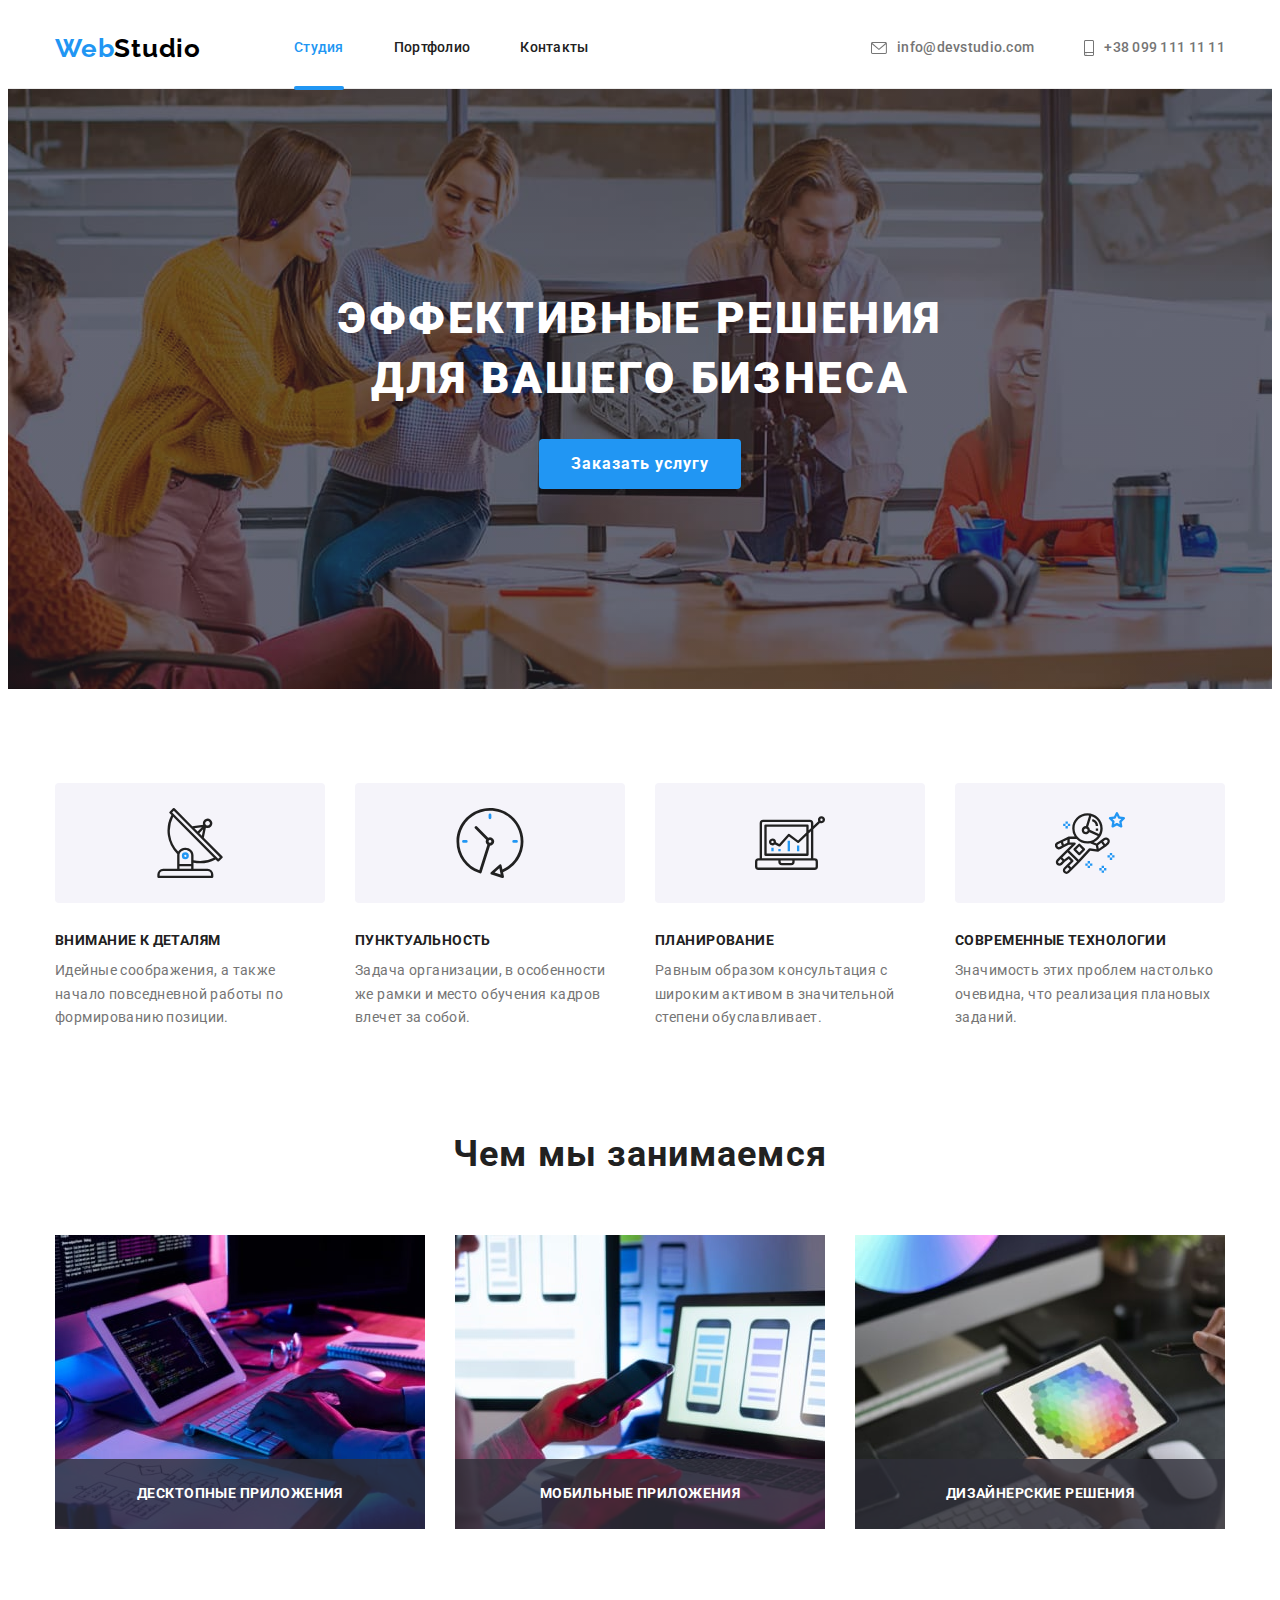
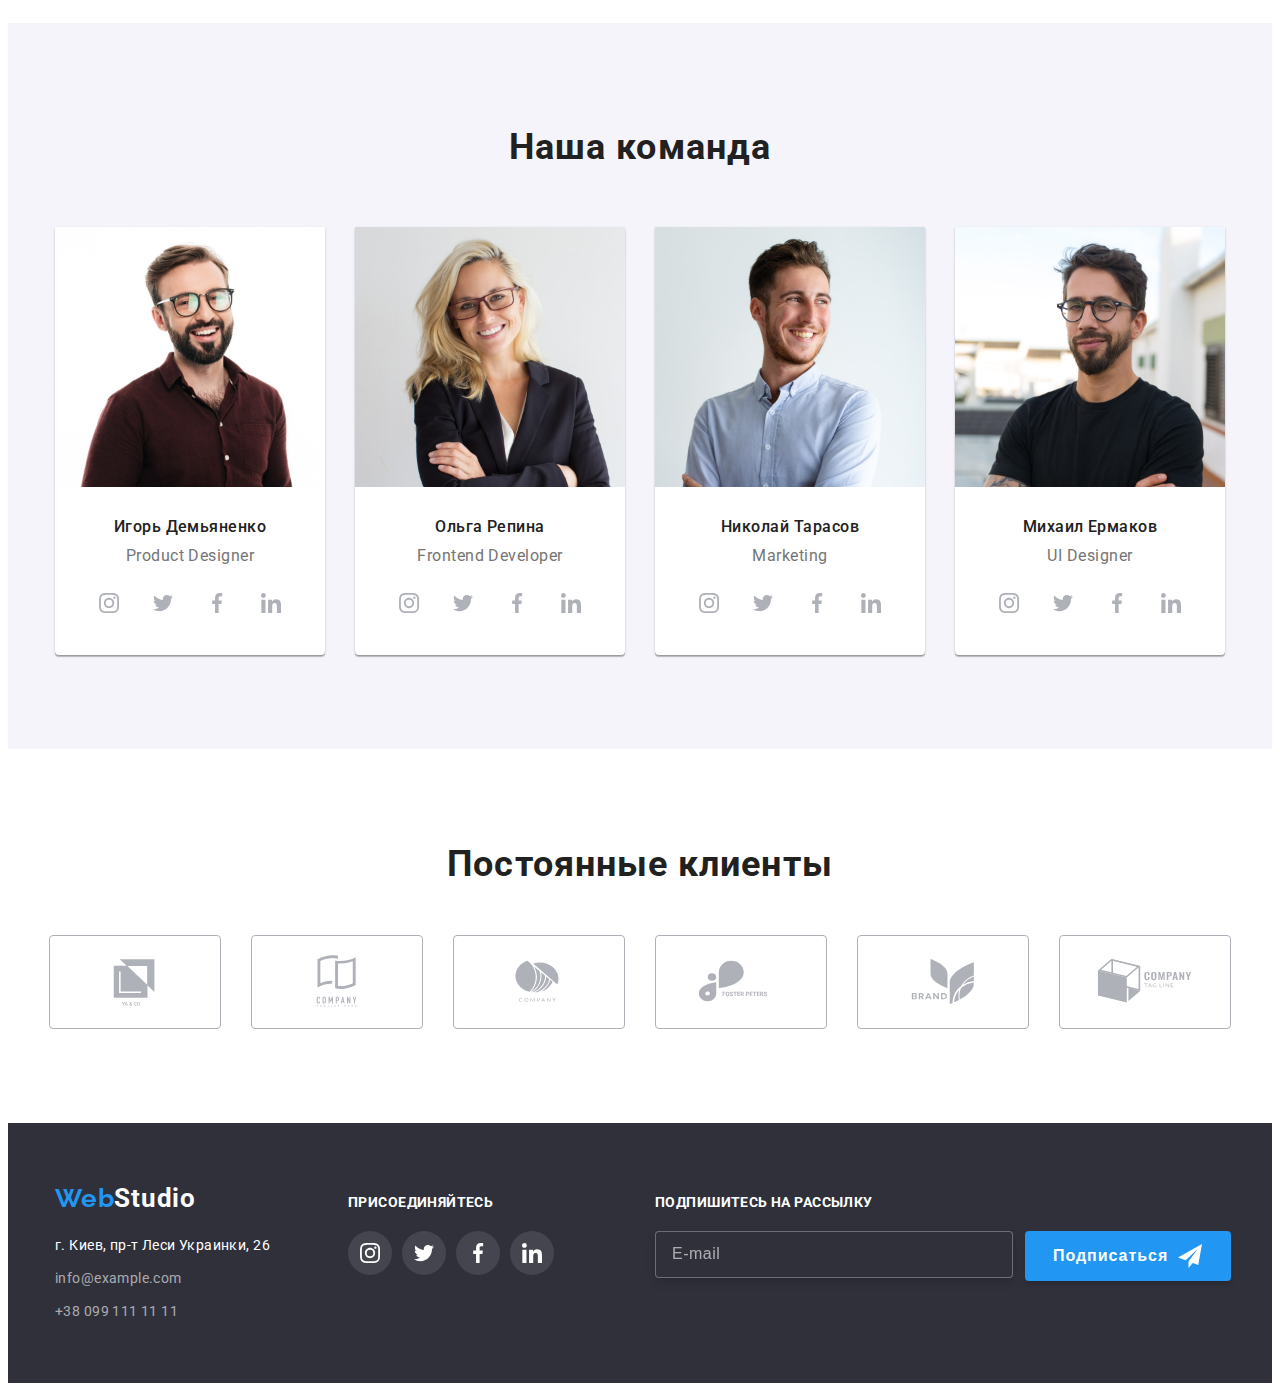
<file: index.html>
<!DOCTYPE html>
<html lang="ru">
  <head>
    <meta charset="UTF-8" />
    <meta http-equiv="X-UA-Compatible" content="IE=edge" />
    <meta name="viewport" content="width=device-width, initial-scale=1.0" />
    <title>Document</title>
    <link rel="preconnect" href="https://fonts.googleapis.com" />
    <link rel="preconnect" href="https://fonts.gstatic.com" crossorigin />
    <link
      href="https://fonts.googleapis.com/css2?family=Raleway:wght@700&family=Roboto:wght@400;500;700;900&display=swap"
      rel="stylesheet"
    />
    <link
      rel="stylesheet"
      href="https://cdnjs.cloudflare.com/ajax/libs/modern-normalize/1.1.0/modern-normalize.min.css"
      integrity="sha512-wpPYUAdjBVSE4KJnH1VR1HeZfpl1ub8YT/NKx4PuQ5NmX2tKuGu6U/JRp5y+Y8XG2tV+wKQpNHVUX03MfMFn9Q=="
      crossorigin="anonymous"
      referrerpolicy="no-referrer"
    />
    <link rel="stylesheet" href="./css/main.css" />
  </head>
  <body>
    <!-- header -->
    <header class="header">
      <div class="container header-main">
        <a class="header-logo-secondary link" href="./index.html"
          ><span class="header-logo-main">Web</span>Studio</a
        >
        <nav class="header-navigation">
          <ul class="header-list list">
            <li class="header-item">
              <a class="header-link priority link" href="./index.html">Студия</a>
            </li>
            <li class="header-item">
              <a class="header-link link" href="./portfolio.html">Портфолио</a>
            </li>
            <li class="header-item"><a class="header-link link" href="">Контакты</a></li>
          </ul>
        </nav>
        <ul class="header-contacts list">
          <li class="item">
            <a class="header-mail link" href="mailto:info@devstudio.com">
              <svg class="header-contacts-icon svg-aktiv" width="16" height="12">
                <use href="./images/symbol-defs.svg#icon-mail"></use>
              </svg>
              info@devstudio.com</a
            >
          </li>
          <li class="item">
            <a class="header-tel link" href="tel:+380991111111">
              <svg class="header-contacts-icon svg-aktiv" width="10" height="16">
                <use href="./images/symbol-defs.svg#icon-smartphone"></use>
              </svg>
              +38 099 111 11 11</a
            >
          </li>
        </ul>
      </div>
    </header>
    <main>
      <!-- герой -->
      <section class="hero">
        <h1 class="hero-title">Эффективные решения для вашего бизнеса</h1>
        <button data-modal-open class="hero-btn" type="button">Заказать услугу</button>
      </section>
      <!-- особености -->
      <section class="dignity section">
        <div class="container">
          <h2 hidden>особености</h2>
          <ul class="dignity-list list">
            <li class="dignity-item">
              <div class="thumb">
                <svg class="dignity-item-icon svg" width="70" height="70">
                  <use href="./images/symbol-defs.svg#icon-antenna"></use>
                </svg>
              </div>
              <h3 class="dignity-title">Внимание к деталям</h3>
              <p class="dignity-text">
                Идейные соображения, а также начало повседневной работы по формированию позиции.
              </p>
            </li>
            <li class="dignity-item">
              <div class="thumb">
                <svg class="dignity-item-icon svg" width="70" height="70">
                  <use href="./images/symbol-defs.svg#icon-clock"></use>
                </svg>
              </div>
              <h3 class="dignity-title">Пунктуальность</h3>
              <p class="dignity-text">
                Задача организации, в особенности же рамки и место обучения кадров влечет за собой.
              </p>
            </li>
            <li class="dignity-item">
              <div class="thumb">
                <svg class="dignity-item-icon svg" width="70" height="70">
                  <use href="./images/symbol-defs.svg#icon-diagram"></use>
                </svg>
              </div>
              <h3 class="dignity-title">Планирование</h3>
              <p class="dignity-text">
                Равным образом консультация с широким активом в значительной степени обуславливает.
              </p>
            </li>
            <li class="dignity-item">
              <div class="thumb">
                <svg class="dignity-item-icon svg" width="70" height="70">
                  <use href="./images/symbol-defs.svg#icon-astronaut"></use>
                </svg>
              </div>
              <h3 class="dignity-title">Современные технологии</h3>
              <p class="dignity-text">
                Значимость этих проблем настолько очевидна, что реализация плановых заданий.
              </p>
            </li>
          </ul>
        </div>
      </section>
      <!-- Чем мы занимаемся -->
      <section class="doing section">
        <div class="container">
          <h2 class="doing-title">Чем мы занимаемся</h2>
          <ul class="doing-list list">
            <li class="doing-item">
              <img
                class="doing-img"
                src="./images/img1.jpg"
                alt="набор алгоритма на компьютере"
                width="370"
                height="294"
              />
              <div class="box-img">
                <p class="doing-img-text">Десктопные приложения</p>
              </div>
            </li>
            <li class="doing-item">
              <img
                class="doing-img"
                src="./images/img2.jpg"
                alt="разработка мобильного приложения"
                width="370"
                height="294"
              />
              <div class="box-img">
                <p class="doing-img-text">Мобильные приложения</p>
              </div>
            </li>
            <li class="doing-item">
              <img
                class="doing-img"
                src="./images/img3.jpg"
                alt="дизайн на планшете"
                width="370"
                height="294"
              />
              <div class="box-img">
                <p class="doing-img-text">Дизайнерские решения</p>
              </div>
            </li>
          </ul>
        </div>
      </section>
      <!-- Наша команда -->
      <section class="command section">
        <div class="container">
          <h2 class="command-title">Наша команда</h2>
          <ul class="command-list list">
            <li class="command-item">
              <img
                class="command-item-img"
                src="./images/photo1.jpg "
                alt="Игорь Демьяненко"
                width="270"
                height="260"
              />
              <div class="command-item-box">
                <h3 class="command-item-title">Игорь Демьяненко</h3>
                <p class="command-item-text" lang="en">Product Designer</p>
                <ul class="command-contacts-list">
                  <li class="command-contacts-item">
                    <div class="command-thumb-icon">
                      <a
                        target="_blank"
                        class="command-thumb-link"
                        href="https://www.instagram.com"
                      >
                        <svg class="command-item-icon svg" width="20" height="20">
                          <use href="./images/symbol-defs.svg#icon-instagram"></use>
                        </svg>
                      </a>
                    </div>
                  </li>
                  <li class="command-contacts-item">
                    <div class="command-thumb-icon">
                      <a target="_blank" class="command-thumb-link" href="https://twitter.com">
                        <svg class="command-item-icon svg" width="20" height="20">
                          <use href="./images/symbol-defs.svg#icon-twitter"></use>
                        </svg>
                      </a>
                    </div>
                  </li>
                  <li class="command-contacts-item">
                    <div class="command-thumb-icon">
                      <a target="_blank" class="command-thumb-link" href="https://www.facebook.com">
                        <svg class="command-item-icon svg" width="20" height="20">
                          <use href="./images/symbol-defs.svg#icon-facebook"></use>
                        </svg>
                      </a>
                    </div>
                  </li>
                  <li class="command-contacts-item">
                    <div class="command-thumb-icon">
                      <a
                        target="_blank"
                        class="command-thumb-link"
                        href="https://www.instagram.com"
                      >
                        <svg class="command-item-icon svg" width="20" height="20">
                          <use href="./images/symbol-defs.svg#icon-linkedin"></use>
                        </svg>
                      </a>
                    </div>
                  </li>
                </ul>
              </div>
            </li>
            <li class="command-item">
              <img
                class="command-item-img"
                src="./images/photo2.jpg "
                alt="Ольга Репина"
                width="270"
                height="260"
              />
              <div class="command-item-box">
                <h3 class="command-item-title">Ольга Репина</h3>
                <p class="command-item-text" lang="en">Frontend Developer</p>
                <ul class="command-contacts-list">
                  <li class="command-contacts-item">
                    <div class="command-thumb-icon">
                      <a
                        target="_blank"
                        class="command-thumb-link"
                        href="https://www.instagram.com"
                      >
                        <svg class="command-item-icon svg" width="20" height="20">
                          <use href="./images/symbol-defs.svg#icon-instagram"></use>
                        </svg>
                      </a>
                    </div>
                  </li>
                  <li class="command-contacts-item">
                    <div class="command-thumb-icon">
                      <a target="_blank" class="command-thumb-link" href="https://twitter.com">
                        <svg class="command-item-icon svg" width="20" height="20">
                          <use href="./images/symbol-defs.svg#icon-twitter"></use>
                        </svg>
                      </a>
                    </div>
                  </li>
                  <li class="command-contacts-item">
                    <div class="command-thumb-icon">
                      <a target="_blank" class="command-thumb-link" href="https://www.facebook.com">
                        <svg class="command-item-icon svg" width="20" height="20">
                          <use href="./images/symbol-defs.svg#icon-facebook"></use>
                        </svg>
                      </a>
                    </div>
                  </li>
                  <li class="command-contacts-item">
                    <div class="command-thumb-icon">
                      <a
                        target="_blank"
                        class="command-thumb-link"
                        href="https://www.instagram.com"
                      >
                        <svg class="command-item-icon svg" width="20" height="20">
                          <use href="./images/symbol-defs.svg#icon-linkedin"></use>
                        </svg>
                      </a>
                    </div>
                  </li>
                </ul>
              </div>
            </li>
            <li class="command-item">
              <img
                class="command-item-img"
                src="./images/photo3.jpg "
                alt="Николай Тарасов"
                width="270"
                height="260"
              />
              <div class="command-item-box">
                <h3 class="command-item-title">Николай Тарасов</h3>
                <p class="command-item-text" lang="en">Marketing</p>
                <ul class="command-contacts-list">
                  <li class="command-contacts-item">
                    <div class="command-thumb-icon">
                      <a
                        target="_blank"
                        class="command-thumb-link"
                        href="https://www.instagram.com"
                      >
                        <svg class="command-item-icon svg" width="20" height="20">
                          <use href="./images/symbol-defs.svg#icon-instagram"></use>
                        </svg>
                      </a>
                    </div>
                  </li>
                  <li class="command-contacts-item">
                    <div class="command-thumb-icon">
                      <a target="_blank" class="command-thumb-link" href="https://twitter.com">
                        <svg class="command-item-icon svg" width="20" height="20">
                          <use href="./images/symbol-defs.svg#icon-twitter"></use>
                        </svg>
                      </a>
                    </div>
                  </li>
                  <li class="command-contacts-item">
                    <div class="command-thumb-icon">
                      <a target="_blank" class="command-thumb-link" href="https://www.facebook.com">
                        <svg class="command-item-icon svg" width="20" height="20">
                          <use href="./images/symbol-defs.svg#icon-facebook"></use>
                        </svg>
                      </a>
                    </div>
                  </li>
                  <li class="command-contacts-item">
                    <div class="command-thumb-icon">
                      <a
                        target="_blank"
                        class="command-thumb-link"
                        href="https://www.instagram.com"
                      >
                        <svg class="command-item-icon svg" width="20" height="20">
                          <use href="./images/symbol-defs.svg#icon-linkedin"></use>
                        </svg>
                      </a>
                    </div>
                  </li>
                </ul>
              </div>
            </li>
            <li class="command-item">
              <img
                class="command-item-img"
                src="./images/photo4.jpg "
                alt="Михаил Ермаков"
                width="270"
                height="260"
              />
              <div class="command-item-box">
                <h3 class="command-item-title">Михаил Ермаков</h3>
                <p class="command-item-text" lang="en">UI Designer</p>
                <ul class="command-contacts-list">
                  <li class="command-contacts-item">
                    <div class="command-thumb-icon">
                      <a
                        target="_blank"
                        class="command-thumb-link"
                        href="https://www.instagram.com"
                      >
                        <svg class="command-item-icon svg" width="20" height="20">
                          <use href="./images/symbol-defs.svg#icon-instagram"></use>
                        </svg>
                      </a>
                    </div>
                  </li>
                  <li class="command-contacts-item">
                    <div class="command-thumb-icon">
                      <a target="_blank" class="command-thumb-link" href="https://twitter.com">
                        <svg class="command-item-icon svg" width="20" height="20">
                          <use href="./images/symbol-defs.svg#icon-twitter"></use>
                        </svg>
                      </a>
                    </div>
                  </li>
                  <li class="command-contacts-item">
                    <div class="command-thumb-icon">
                      <a target="_blank" class="command-thumb-link" href="https://www.facebook.com">
                        <svg class="command-item-icon svg" width="20" height="20">
                          <use href="./images/symbol-defs.svg#icon-facebook"></use>
                        </svg>
                      </a>
                    </div>
                  </li>
                  <li class="command-contacts-item">
                    <div class="command-thumb-icon">
                      <a
                        target="_blank"
                        class="command-thumb-link"
                        href="https://www.instagram.com"
                      >
                        <svg class="command-item-icon svg" width="20" height="20">
                          <use href="./images/symbol-defs.svg#icon-linkedin"></use>
                        </svg>
                      </a>
                    </div>
                  </li>
                </ul>
              </div>
            </li>
          </ul>
        </div>
      </section>
      <!-- Постоянные клиенты -->
      <section class="section">
        <div class="container">
          <h2 class="clients-title">Постоянные клиенты</h2>
          <ul class="clients-list">
            <li class="clients-item">
              <a target="_blank" href="" class="clients-link">
                <svg class="clients-logo" width="106" height="60">
                  <use href="./images/symbol-defs.svg#icon-logo1"></use>
                </svg>
              </a>
            </li>
            <li class="clients-item">
              <a target="_blank" href="" class="clients-link">
                <svg class="clients-logo" width="106" height="60">
                  <use href="./images/symbol-defs.svg#icon-logo2"></use>
                </svg>
              </a>
            </li>
            <li class="clients-item">
              <a target="_blank" href="" class="clients-link">
                <svg class="clients-logo" width="106" height="60">
                  <use href="./images/symbol-defs.svg#icon-logo3"></use>
                </svg>
              </a>
            </li>
            <li class="clients-item">
              <a target="_blank" href="" class="clients-link">
                <svg class="clients-logo" width="106" height="60">
                  <use href="./images/symbol-defs.svg#icon-logo4"></use>
                </svg>
              </a>
            </li>
            <li class="clients-item">
              <a target="_blank" href="" class="clients-link">
                <svg class="clients-logo" width="106" height="60">
                  <use href="./images/symbol-defs.svg#icon-logo5"></use>
                </svg>
              </a>
            </li>
            <li class="clients-item">
              <a target="_blank" href="" class="clients-link">
                <svg class="clients-logo" width="106" height="60">
                  <use href="./images/symbol-defs.svg#icon-logo6"></use>
                </svg>
              </a>
            </li>
          </ul>
        </div>
      </section>
    </main>
    <!-- footer -->
    <footer class="footer">
      <div class="footer-cont container">
        <div class="footer-address">
          <a class="footer-logo-secondary link" href="./index.html"
            ><span class="footer-logo-main">Web</span>Studio</a
          >
          <ul class="footer-list list">
            <li class="footer-item">
              <a
                target="_blank"
                class="footer-link link"
                href="https://goo.gl/maps/hm23kZoBvh1uXd2n6"
                target="_blank"
                rel="noopener noreferrer"
                >г. Киев, пр-т Леси Украинки, 26</a
              >
            </li>
            <li class="footer-item">
              <a class="footer-mail link" href="mailto:info@example.com">info@example.com</a>
            </li>
            <li class="footer-item">
              <a class="footer-tel link" href="tel:+380991111111">+38 099 111 11 11</a>
            </li>
          </ul>
        </div>
        <div class="footer-social">
          <h3 class="footer-social-title">присоединяйтесь</h3>
          <ul class="footer-social-list">
            <li class="footer-social-item">
              <div class="footer-social-icon">
                <a target="_blank" class="footer-social-link" href="https://www.instagram.com">
                  <svg class="footer-social-icon svg" width="20" height="20">
                    <use href="./images/symbol-defs.svg#icon-instagram"></use>
                  </svg>
                </a>
              </div>
            </li>
            <li class="footer-social-item">
              <div class="footer-social-icon">
                <a target="_blank" class="footer-social-link" href="https://twitter.com">
                  <svg class="footer-social-icon svg" width="20" height="20">
                    <use href="./images/symbol-defs.svg#icon-twitter"></use>
                  </svg>
                </a>
              </div>
            </li>
            <li class="footer-social-item">
              <div class="footer-social-icon">
                <a target="_blank" class="footer-social-link" href="https://www.facebook.com">
                  <svg class="footer-social-icon svg" width="20" height="20">
                    <use href="./images/symbol-defs.svg#icon-facebook"></use>
                  </svg>
                </a>
              </div>
            </li>
            <li class="footer-social-item">
              <div class="footer-social-icon">
                <a target="_blank" class="footer-social-link" href="https://www.instagram.com">
                  <svg class="footer-social-icon svg" width="20" height="20">
                    <use href="./images/symbol-defs.svg#icon-linkedin"></use>
                  </svg>
                </a>
              </div>
            </li>
          </ul>
        </div>
        <form action="Подписка">
          <div class="footer-form">
            <h3 class="footer-form-title">Подпишитесь на рассылку</h3>
            <div class="subscribe">
              <label for="mail" for="mail">
                <input
                  class="footer-input"
                  type="email"
                  name="mail"
                  id="mail"
                  placeholder="E-mail"
                />
              </label>
              <button class="button-form" type="submit">
                Подписаться
                <svg class="button-icon" width="24" height="24">
                  <use href="./images/symbol-defs.svg#icon-send"></use>
                </svg>
              </button>
            </div>
          </div>
        </form>
      </div>
    </footer>
    <!-- Модальное окно -->
    <div class="backdrop is-hidden" data-modal>
      <div class="modal">
        <button type="button" class="modal-close" data-modal-close>
          <svg class="modal-close-icon" width="18" height="18">
            <use href="./images/symbol-defs.svg#icon-close"></use>
          </svg>
        </button>
        <form action="" class="modal-form">
          <p class="modal-title">Оставьте свои данные, мы вам перезвоним</p>
          <div class="form-field">
            <label class="form-label" for="name">Имя</label>
            <div class="for-position-icon">
              <input class="form-input" type="text" name="name" id="name" />
              <span class="form-icon">
                <svg class="icon-item" width="18" height="18">
                  <use href="./images/symbol-defs.svg#icon-person"></use>
                </svg>
              </span>
            </div>
          </div>
          <div class="form-field">
            <label class="form-label" for="tel">Телефон</label>
            <div class="for-position-icon">
              <input class="form-input" type="tel" name="tel" id="tel" />
              <span class="form-icon">
                <svg class="icon-item" width="18" height="18">
                  <use href="./images/symbol-defs.svg#icon-phone-modal"></use>
                </svg>
              </span>
            </div>
          </div>
          <div class="form-field">
            <label class="form-label" for="mail">Почта</label>
            <div class="for-position-icon">
              <input class="form-input" type="email" name="mail" id="mail" />
              <span class="form-icon">
                <svg class="icon-item" width="18" height="18">
                  <use href="./images/symbol-defs.svg#icon-email-modal"></use>
                </svg>
              </span>
            </div>
          </div>
          <div class="form-field">
            <label class="form-label" for="comment">Комментарий</label>
            <textarea
              class="form-input textarea"
              name="comment"
              id="comment"
              placeholder="Введите текст"
            ></textarea>
          </div>
          <div class="form-field">
            <label class="checkbox">
              <input class="checkbox-input" type="checkbox" name="overlay" />
              <svg class="icon-item chekbox-item" width="16" height="15">
                <use href="./images/symbol-defs.svg#icon-check"></use>
              </svg>
              <span class="chekbox-icon">
                Соглашаюсь с рассылкой и принимаю&nbsp;
                <a
                  class="chekbox-link link"
                  target="_blank"
                  href="./doc/Договор_об_оказании_услуг.docx"
                >
                  Условия договора</a
                >
              </span>
            </label>
          </div>
          <button class="form-button" type="submit">Отправить</button>
        </form>
      </div>
    </div>
    <script src="./js/modal.js"></script>
  </body>
</html>
</file>
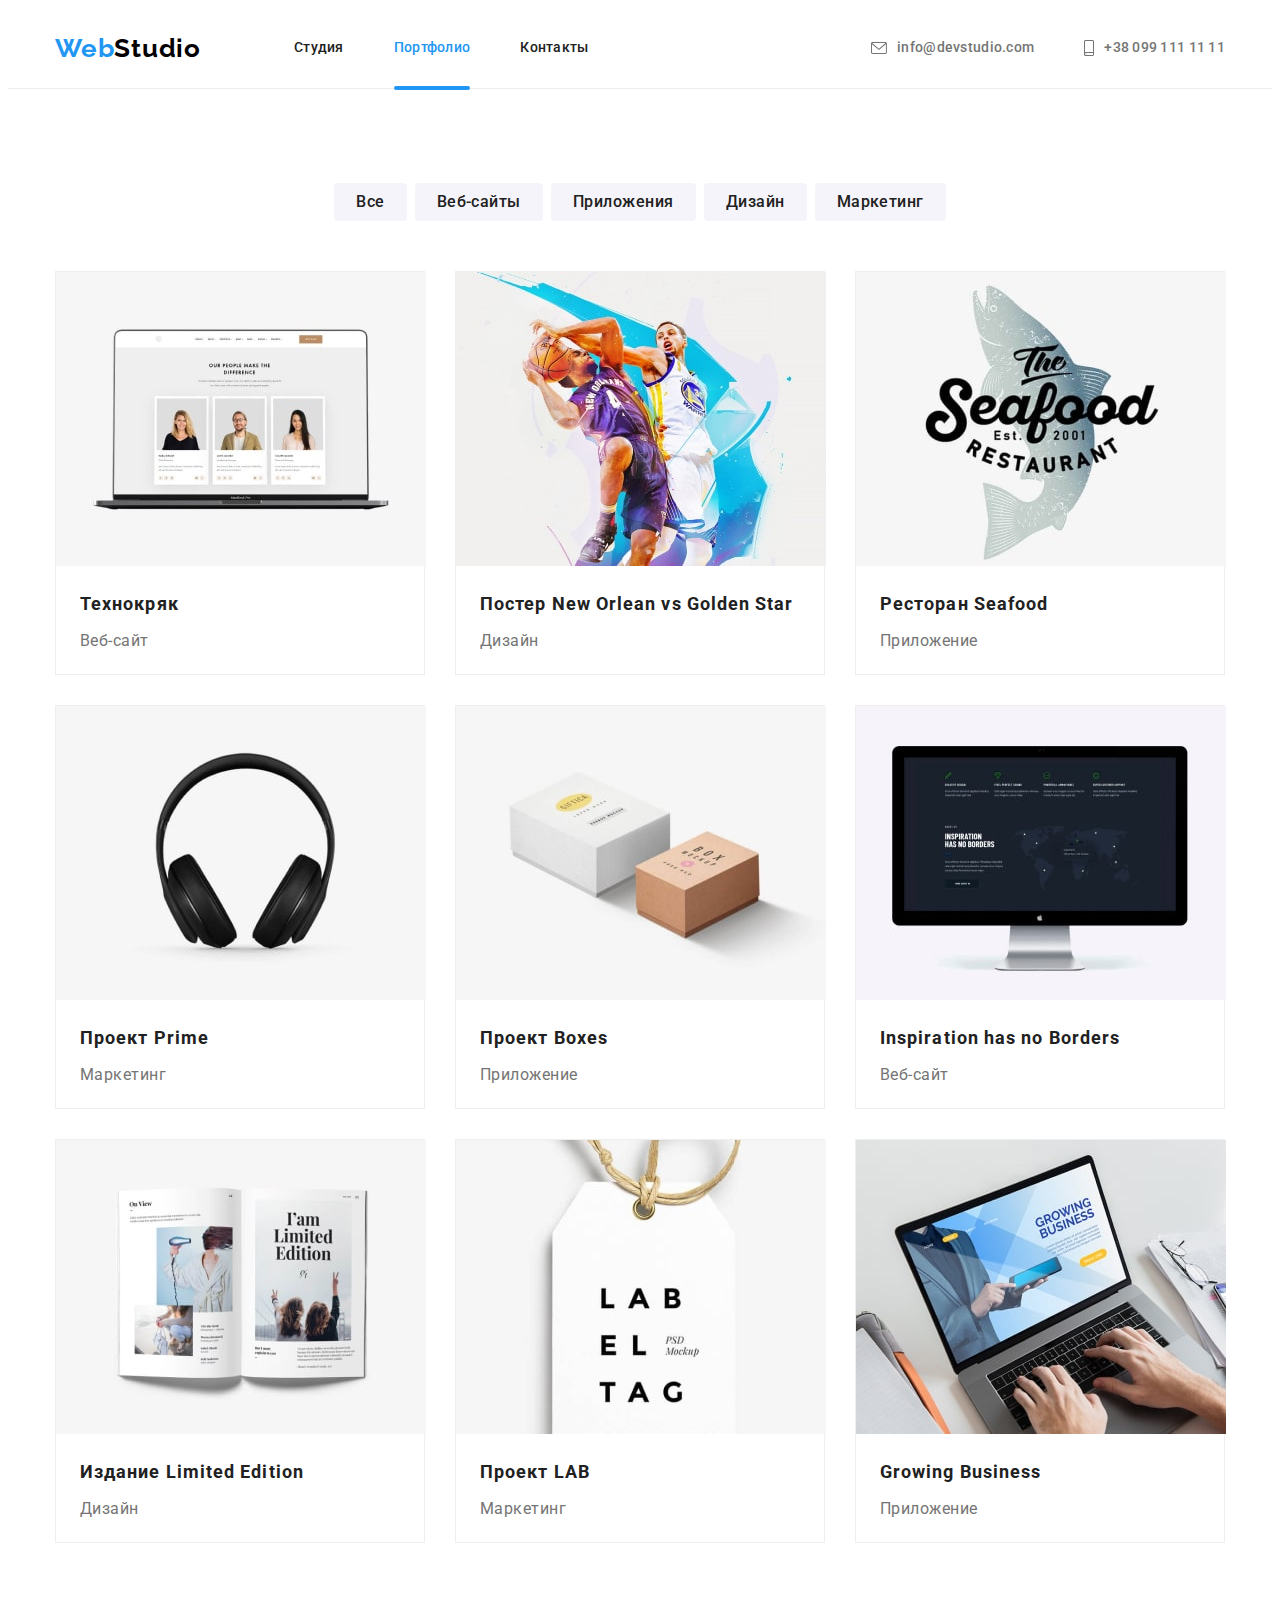
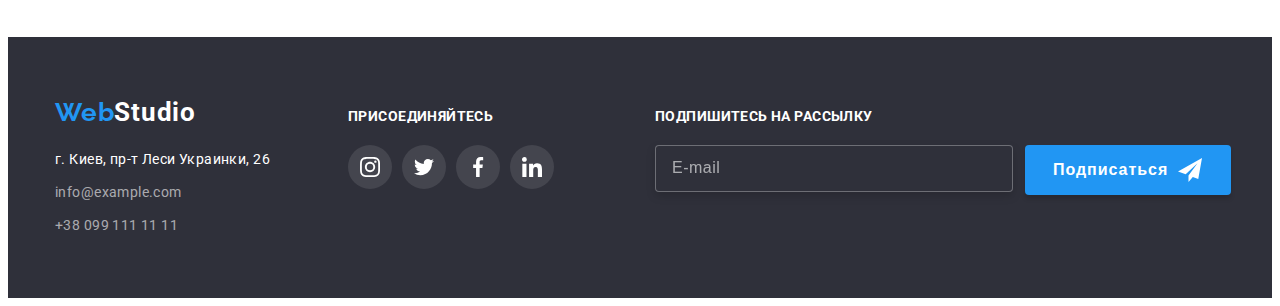
<file: portfolio.html>
<!DOCTYPE html>
<html lang="ru">
  <head>
    <meta charset="UTF-8" />
    <meta http-equiv="X-UA-Compatible" content="IE=edge" />
    <meta name="viewport" content="width=device-width, initial-scale=1.0" />
    <title>Document</title>
    <link rel="preconnect" href="https://fonts.googleapis.com" />
    <link rel="preconnect" href="https://fonts.gstatic.com" crossorigin />
    <link
      href="https://fonts.googleapis.com/css2?family=Raleway:wght@700&family=Roboto:wght@400;500;700;900&display=swap"
      rel="stylesheet"
    />
    <link
      rel="stylesheet"
      href="https://cdnjs.cloudflare.com/ajax/libs/modern-normalize/1.1.0/modern-normalize.min.css"
      integrity="sha512-wpPYUAdjBVSE4KJnH1VR1HeZfpl1ub8YT/NKx4PuQ5NmX2tKuGu6U/JRp5y+Y8XG2tV+wKQpNHVUX03MfMFn9Q=="
      crossorigin="anonymous"
      referrerpolicy="no-referrer"
    />
    <link rel="stylesheet" href="./css/styles.css" />
  </head>
  <body>
    <!-- header -->
    <header class="header">
      <div class="container header-main">
        <a class="header-logo-secondary link" href="./index.html"
          ><span class="header-logo-main">Web</span>Studio</a
        >
        <nav class="header-navigation">
          <ul class="header-list list">
            <li class="header-item">
              <a class="header-link link" href="./index.html">Студия</a>
            </li>
            <li class="header-item">
              <a class="header-link priority link" href="./portfolio.html">Портфолио</a>
            </li>
            <li class="header-item"><a class="header-link link" href="">Контакты</a></li>
          </ul>
        </nav>
        <ul class="header-contacts list">
          <li class="item">
            <a class="header-mail link" href="mailto:info@devstudio.com">
              <svg class="header-contacts-icon svg-aktiv" width="16" height="12">
                <use href="./images/symbol-defs.svg#icon-mail"></use>
              </svg>
              info@devstudio.com</a
            >
          </li>
          <li class="item">
            <a class="header-tel link" href="tel:+380991111111">
              <svg class="header-contacts-icon svg-aktiv" width="10" height="16">
                <use href="./images/symbol-defs.svg#icon-smartphone"></use>
              </svg>
              +38 099 111 11 11</a
            >
          </li>
        </ul>
      </div>
    </header>
    <main>
      <!-- портфолио -->
      <section class="portfolio section">
        <div class="container">
          <ul class="portfolio-filtr list">
            <li class="portfolio-filtr-item">
              <button type="button" class="portfolio-filtr-button">Все</button>
            </li>
            <li class="portfolio-filtr-item">
              <button type="button" class="portfolio-filtr-button">Веб-сайты</button>
            </li>
            <li class="portfolio-filtr-item">
              <button type="button" class="portfolio-filtr-button">Приложения</button>
            </li>
            <li class="portfolio-filtr-item">
              <button type="button" class="portfolio-filtr-button">Дизайн</button>
            </li>
            <li class="portfolio-filtr-item">
              <button type="button" class="portfolio-filtr-button">Маркетинг</button>
            </li>
          </ul>
          <ul class="works list">
            <li class="works-item link">
              <a class="link" href="">
                <div class="box-works-img">
                  <img
                    class="works-img"
                    src="./images/work1.jpg"
                    alt="Технокряк"
                    width="370"
                    height="294"
                  />
                  <div class="box-text-img">
                    <p class="text-img">
                      Технокряк это современная площадка распространения коронавируса. Компании
                      используют эту платформу для цифрового шпионажа и атак на защищённые сервера
                      конкурентов.
                    </p>
                  </div>
                </div>
                <div class="works-item-cont">
                  <h3 class="works-title">Технокряк</h3>
                  <p class="works-item-text">Веб-сайт</p>
                </div>
              </a>
            </li>
            <li class="works-item">
              <a class="link" href="">
                <div class="box-works-img">
                  <img
                    class="works-img"
                    src="./images/work2.jpg"
                    alt="Постер New Orlean vs Golden Star"
                    width="370"
                    height="294"
                  />
                  <div class="box-text-img">
                    <p class="text-img">
                      Технокряк это современная площадка распространения коронавируса. Компании
                      используют эту платформу для цифрового шпионажа и атак на защищённые сервера
                      конкурентов.
                    </p>
                  </div>
                </div>
                <div class="works-item-cont">
                  <h3 class="works-title">Постер New Orlean vs Golden Star</h3>
                  <p class="works-item-text">Дизайн</p>
                </div>
              </a>
            </li>
            <li class="works-item">
              <a class="link" href="">
                <div class="box-works-img">
                  <img
                    class="works-img"
                    src="./images/work3.jpg"
                    alt="Ресторан Seafood"
                    width="370"
                    height="294"
                  />
                  <div class="box-text-img">
                    <p class="text-img">
                      Технокряк это современная площадка распространения коронавируса. Компании
                      используют эту платформу для цифрового шпионажа и атак на защищённые сервера
                      конкурентов.
                    </p>
                  </div>
                </div>
                <div class="works-item-cont">
                  <h3 class="works-title">Ресторан Seafood</h3>
                  <p class="works-item-text">Приложение</p>
                </div>
              </a>
            </li>
            <li class="works-item">
              <a class="link" href="">
                <div class="box-works-img">
                  <img
                    class="works-img"
                    src="./images/work4.jpg"
                    alt="Проект Prime"
                    width="370"
                    height="294"
                  />
                  <div class="box-text-img">
                    <p class="text-img">
                      Технокряк это современная площадка распространения коронавируса. Компании
                      используют эту платформу для цифрового шпионажа и атак на защищённые сервера
                      конкурентов.
                    </p>
                  </div>
                </div>
                <div class="works-item-cont">
                  <h3 class="works-title">Проект Prime</h3>
                  <p class="works-item-text">Маркетинг</p>
                </div>
              </a>
            </li>
            <li class="works-item">
              <a class="link" href="">
                <div class="box-works-img">
                  <img
                    class="works-img"
                    src="./images/work5.jpg"
                    alt="Проект Boxes"
                    width="370"
                    height="294"
                  />
                  <div class="box-text-img">
                    <p class="text-img">
                      Технокряк это современная площадка распространения коронавируса. Компании
                      используют эту платформу для цифрового шпионажа и атак на защищённые сервера
                      конкурентов.
                    </p>
                  </div>
                </div>
                <div class="works-item-cont">
                  <h3 class="works-title">Проект Boxes</h3>
                  <p class="works-item-text">Приложение</p>
                </div>
              </a>
            </li>
            <li class="works-item">
              <a class="link" href="">
                <div class="box-works-img">
                  <img
                    class="works-img"
                    src="./images/work6.jpg"
                    alt="Inspiration has no Borders"
                    width="370"
                    height="294"
                  />
                  <div class="box-text-img">
                    <p class="text-img">
                      Технокряк это современная площадка распространения коронавируса. Компании
                      используют эту платформу для цифрового шпионажа и атак на защищённые сервера
                      конкурентов.
                    </p>
                  </div>
                </div>
                <div class="works-item-cont">
                  <h3 class="works-title">Inspiration has no Borders</h3>
                  <p class="works-item-text">Веб-сайт</p>
                </div>
              </a>
            </li>
            <li class="works-item">
              <a class="link" href="">
                <div class="box-works-img">
                  <img
                    class="works-img"
                    src="./images/work7.jpg"
                    alt="Издание Limited Edition"
                    width="370"
                    height="294"
                  />
                  <div class="box-text-img">
                    <p class="text-img">
                      Технокряк это современная площадка распространения коронавируса. Компании
                      используют эту платформу для цифрового шпионажа и атак на защищённые сервера
                      конкурентов.
                    </p>
                  </div>
                </div>
                <div class="works-item-cont">
                  <h3 class="works-title">Издание Limited Edition</h3>
                  <p class="works-item-text">Дизайн</p>
                </div>
              </a>
            </li>
            <li class="works-item">
              <a class="link" href="">
                <div class="box-works-img">
                  <img
                    class="works-img"
                    src="./images/work8.jpg"
                    alt="Проект LAB"
                    width="370"
                    height="294"
                  />
                  <div class="box-text-img">
                    <p class="text-img">
                      Технокряк это современная площадка распространения коронавируса. Компании
                      используют эту платформу для цифрового шпионажа и атак на защищённые сервера
                      конкурентов.
                    </p>
                  </div>
                </div>
                <div class="works-item-cont">
                  <h3 class="works-title">Проект LAB</h3>
                  <p class="works-item-text">Маркетинг</p>
                </div>
              </a>
            </li>
            <li class="works-item">
              <a class="link" href="">
                <div class="box-works-img">
                  <img
                    class="works-img"
                    src="./images/work9.jpg"
                    alt="Growing Business"
                    width="370"
                    height="294"
                  />
                  <div class="box-text-img">
                    <p class="text-img">
                      Технокряк это современная площадка распространения коронавируса. Компании
                      используют эту платформу для цифрового шпионажа и атак на защищённые сервера
                      конкурентов.
                    </p>
                  </div>
                </div>
                <div class="works-item-cont">
                  <h3 class="works-title">Growing Business</h3>
                  <p class="works-item-text">Приложение</p>
                </div>
              </a>
            </li>
          </ul>
        </div>
      </section>
    </main>
    <!-- footer -->
    <footer class="footer">
      <div class="footer-cont container">
        <div class="footer-address">
          <a class="footer-logo-secondary link" href="./index.html"
            ><span class="footer-logo-main">Web</span>Studio</a
          >
          <ul class="footer-list list">
            <li class="footer-item">
              <a
                target="_blank"
                class="footer-link link"
                href="https://goo.gl/maps/hm23kZoBvh1uXd2n6"
                target="_blank"
                rel="noopener noreferrer"
                >г. Киев, пр-т Леси Украинки, 26</a
              >
            </li>
            <li class="footer-item">
              <a class="footer-mail link" href="mailto:info@example.com">info@example.com</a>
            </li>
            <li class="footer-item">
              <a class="footer-tel link" href="tel:+380991111111">+38 099 111 11 11</a>
            </li>
          </ul>
        </div>
        <div class="footer-social">
          <h3 class="footer-social-title">присоединяйтесь</h3>
          <ul class="footer-social-list">
            <li class="footer-social-item">
              <div class="footer-social-icon">
                <a target="_blank" class="footer-social-link" href="https://www.instagram.com">
                  <svg class="footer-social-icon svg" width="20" height="20">
                    <use href="./images/symbol-defs.svg#icon-instagram"></use>
                  </svg>
                </a>
              </div>
            </li>
            <li class="footer-social-item">
              <div class="footer-social-icon">
                <a target="_blank" class="footer-social-link" href="https://twitter.com">
                  <svg class="footer-social-icon svg" width="20" height="20">
                    <use href="./images/symbol-defs.svg#icon-twitter"></use>
                  </svg>
                </a>
              </div>
            </li>
            <li class="footer-social-item">
              <div class="footer-social-icon">
                <a target="_blank" class="footer-social-link" href="https://www.facebook.com">
                  <svg class="footer-social-icon svg" width="20" height="20">
                    <use href="./images/symbol-defs.svg#icon-facebook"></use>
                  </svg>
                </a>
              </div>
            </li>
            <li class="footer-social-item">
              <div class="footer-social-icon">
                <a target="_blank" class="footer-social-link" href="https://www.instagram.com">
                  <svg class="footer-social-icon svg" width="20" height="20">
                    <use href="./images/symbol-defs.svg#icon-linkedin"></use>
                  </svg>
                </a>
              </div>
            </li>
          </ul>
        </div>
        <form action="Подписка">
          <div class="footer-form">
            <h3 class="footer-form-title">Подпишитесь на рассылку</h3>
            <div class="subscribe">
              <label for="mail">
                <input
                  class="footer-input"
                  type="email"
                  name="mail"
                  id="mail"
                  placeholder="E-mail"
                />
              </label>
              <button class="button-form" type="submit">
                Подписаться
                <svg class="button-icon" width="24" height="24">
                  <use href="./images/symbol-defs.svg#icon-send"></use>
                </svg>
              </button>
            </div>
          </div>
        </form>
      </div>
    </footer>
  </body>
</html>
</file>
<file: css/main.css>
@charset "UTF-8";
:root {
  --main-title-color: #2196f3;
  --btn-hover: #188ce8;
  --second-title-color: #212121;
  --third-tittle-color: #000000;
  --fourth-tittle-color: #ffffff;
  --main-text-color: #757575;
  --second-text-color: #ffffff;
  --subtitle-color: #000000;
  --footer-text-color: rgba(255, 255, 255, 0.6);
  --background-title-color: #2f303a;
  --dignity-bgc: #e5e5e5;
  --dgc-filter: #f5f4fa;
  --border-header: #ececec;
  --border-portfolio: #eeeeee;
  --link-color: #afb1b8;
}

body {
  font-family: Roboto, sans-serif;
  background-color: var(--second-text-color);
}

p,
h1,
h2,
h3,
h4,
h5,
h6 {
  margin: 0;
}

ul {
  margin: 0;
  padding: 0;
  list-style: none;
}

.list {
  list-style: none;
  margin: 0;
  padding: 0;
}

.link {
  text-decoration: none;
}

.container {
  box-sizing: border-box;
  width: 1200px;
  padding-left: 15px;
  padding-right: 15px;
  margin: 0 auto;
}

.svg-aktiv:hover,
.svg-aktiv:focus {
  fill: var(--main-title-color);
}

/* --------------------HEADER------------------------- */
.header {
  background-color: var(--fourth-tittle-color);
  border-bottom: 1px solid var(--border-header);
}

.header-main {
  display: flex;
  align-items: center;
}

.header-logo-main {
  font-family: Raleway;
  color: var(--main-title-color);
  font-weight: 700;
  font-size: 26px;
  line-height: 1.19;
  letter-spacing: 0.03em;
}

.header-logo-secondary {
  margin-right: 93px;
  font-family: Raleway;
  font-weight: 700;
  font-size: 26px;
  line-height: 1.19;
  letter-spacing: 0.03em;
  color: var(--third-tittle-color);
}

.header-link.priority {
  color: var(--main-title-color);
}

.header-link.priority::after {
  content: '';
  position: absolute;
  left: 0;
  bottom: -2px;
  display: flex;
  width: 100%;
  height: 4px;
  background-color: var(--main-title-color);
  border-radius: 2px;
}

.header-link:hover,
.header-link:focus,
.header-mail:hover,
.header-mail:focus,
.header-tel:focus,
.header-tel:hover,
.works-item-text:hover,
.works-item-text:focus,
.works-title:focus,
.works-title:hover {
  color: var(--main-title-color);
}

.header-list {
  display: flex;
}

.header-item:not(:last-child) {
  margin-right: 50px;
}

.header-link {
  position: relative;
  display: block;
  padding-top: 32px;
  padding-bottom: 32px;
  font-weight: 500;
  font-size: 14px;
  line-height: 1.14;
  letter-spacing: 0.02em;
  color: var(--second-title-color);
  transition: color 250ms cubic-bezier(0.4, 0, 0.2, 1);
}

.header-contacts {
  display: flex;
  margin-left: auto;
}

.header-contacts .item + .item {
  margin-left: 50px;
}

.header-contacts-icon {
  display: block;
  padding: 0;
  fill: currentColor;
  margin-right: 10px;
  justify-content: center;
}

.header-mail {
  padding-top: 32px;
  padding-bottom: 32px;
  font-weight: 500;
  font-size: 14px;
  line-height: 1.14;
  display: flex;
  align-items: center;
  letter-spacing: 0.02em;
  color: var(--main-text-color);
  transition: color 250ms cubic-bezier(0.4, 0, 0.2, 1);
}

.header-tel {
  padding-top: 32px;
  padding-bottom: 32px;
  font-weight: 500;
  display: flex;
  align-items: center;
  font-size: 14px;
  line-height: 1.14;
  letter-spacing: 0.02em;
  color: var(--main-text-color);
  transition: color 250ms cubic-bezier(0.4, 0, 0.2, 1);
}

/* --------------------BODY---------------------------------- */
.section {
  padding-top: 94px;
  padding-bottom: 94px;
}

/* --------------------HERO---------------------------------- */
.hero {
  padding: 200px 0;
  background: var(--background-title-color);
  text-align: center;
  background-image: linear-gradient(rgba(47, 48, 58, 0.4), rgba(47, 48, 58, 0.4)), url(../images/headerimg.jpg);
  background-repeat: no-repeat;
  background-position: 50% 50%;
}

.hero-title {
  width: 696px;
  margin-top: 0;
  margin-bottom: 30px;
  margin-left: auto;
  margin-right: auto;
  font-weight: 900;
  font-size: 44px;
  line-height: 1.36;
  text-align: center;
  letter-spacing: 0.06em;
  text-transform: uppercase;
  color: var(--second-text-color);
}

.hero-btn:hover {
  background: var(--btn-hover);
  box-shadow: 0px 4px 4px rgba(0, 0, 0, 0.15);
  border-radius: 4px;
}

.hero-btn {
  border-radius: 4px;
  border: 0;
  padding: 10px 32px;
  display: inline-block;
  cursor: progress;
  font-family: inherit;
  font-weight: 700;
  font-size: 16px;
  line-height: 1.875;
  align-items: center;
  text-align: center;
  letter-spacing: 0.06em;
  color: var(--fourth-tittle-color);
  background: var(--main-title-color);
  box-shadow: 0px 4px 4px rgba(0, 0, 0, 0.15);
}

/* --------------------ОСОБЕНОСТИ-------------------------------- */
.dignity {
  margin-top: 0px;
  margin-bottom: 0px;
  padding-top: 94px;
  padding-bottom: 94px;
}

.dignity-title {
  margin-top: 0;
  margin-bottom: 10px;
  font-weight: 700;
  font-size: 14px;
  line-height: 1.14;
  letter-spacing: 0.03em;
  text-transform: uppercase;
  color: var(--second-title-color);
}

.dignity-list {
  display: flex;
  margin-top: 0px;
  margin-bottom: 0px;
}

.thumb {
  width: 270px;
  height: 120px;
  display: flex;
  justify-content: center;
  align-items: center;
  background: var(--dgc-filter);
  border-radius: 4px;
  margin-bottom: 30px;
  /* background-size: contain;
  background-repeat: no-repeat;
  background-position: center; */
}

.dignity-item {
  width: 270px;
}

.dignity-item + .dignity-item {
  margin-left: 30px;
}

.dignity-item-icon {
  display: block;
  justify-content: center;
  align-items: center;
}

.dignity-text {
  margin-top: 0px;
  margin-bottom: 0px;
  font-size: 14px;
  line-height: 1.71;
  letter-spacing: 0.03em;
  color: var(--main-text-color);
}

/* --------------------ЧЕМ МЫ ЗАНИМАЕМСЯ------------------------- */
.doing.section {
  padding-top: 0;
}

.doing-title {
  margin-top: 0;
  margin-bottom: 50px;
  font-weight: 700;
  font-size: 36px;
  line-height: 1.67;
  text-align: center;
  letter-spacing: 0.03em;
  color: var(--second-title-color);
}

.doing-list {
  display: flex;
}

.doing-item + .doing-item {
  margin-left: 30px;
}

.doing-item {
  position: relative;
}

.doing-img {
  display: block;
  max-width: 100%;
  height: auto;
}

.box-img {
  display: flex;
  position: absolute;
  bottom: 0;
  width: 370px;
  height: 70px;
  justify-content: center;
  align-items: center;
  background-color: rgba(47, 48, 58, 0.8);
}

.doing-img-text {
  font-weight: 700;
  font-size: 14px;
  line-height: 1.42;
  text-align: center;
  letter-spacing: 0.03em;
  text-transform: uppercase;
  color: var(--fourth-tittle-color);
}

/* --------------------НАША КОМАНДА------------------------------ */
.command {
  background-color: var(--dgc-filter);
}

.command-list {
  display: flex;
}

.command-item {
  background: var(--fourth-tittle-color);
  box-shadow: 0px 1px 3px rgba(0, 0, 0, 0.12), 0px 1px 1px rgba(0, 0, 0, 0.14), 0px 2px 1px rgba(0, 0, 0, 0.2);
  border-radius: 0px 0px 4px 4px;
}

.command-item:not(:nth-child(4n)) {
  margin-right: 30px;
}

.command-title {
  margin-top: 0;
  margin-bottom: 50px;
  font-weight: 700;
  font-size: 36px;
  line-height: 1.67;
  text-align: center;
  letter-spacing: 0.03em;
  color: var(--second-title-color);
}

.command-item-img {
  display: block;
  max-width: 100%;
  height: auto;
  margin-top: 0;
  margin-bottom: 0;
}

.command-item-box {
  padding-top: 30px;
  padding-bottom: 30px;
}

.command-item-title {
  margin-top: 0;
  margin-bottom: 10px;
  font-weight: 500;
  font-size: 16px;
  line-height: 1.187;
  text-align: center;
  letter-spacing: 0.03em;
  color: var(--second-title-color);
}

.command-item-text {
  margin-top: 0;
  margin-bottom: 16px;
  font-size: 16px;
  line-height: 1.187;
  text-align: center;
  letter-spacing: 0.03em;
  color: var(--main-text-color);
}

.command-contacts-list {
  display: flex;
  justify-content: center;
}

.command-contacts-item + .command-contacts-item {
  margin-left: 10px;
}

.command-thumb-link:focus,
.command-thumb-link:hover {
  color: var(--second-text-color);
  background-color: var(--main-title-color);
}

.command-thumb-link {
  width: 44px;
  height: 44px;
  display: flex;
  align-items: center;
  justify-content: center;
  border-radius: 50%;
  background-color: var(--second-text-color);
  color: var(--link-color);
  transition: color 250ms cubic-bezier(0.4, 0, 0.2, 1), background-color 250ms cubic-bezier(0.4, 0, 0.2, 1);
}

.command-item-icon {
  fill: currentColor;
}

/* --------------------Постоянные клиенты----------------------- */
.clients-title {
  font-weight: 700;
  font-size: 36px;
  line-height: 1.17;
  text-align: center;
  margin-bottom: 50px;
  letter-spacing: 0.03em;
  color: var(--second-title-color);
}

.clients-list {
  display: flex;
  justify-content: center;
}

.clients-item + .clients-item {
  margin-left: 30px;
}

.clients-link:hover,
.clients-link:focus {
  color: var(--main-title-color);
  border: 1px solid var(--main-title-color);
}

.clients-link {
  display: flex;
  width: 170px;
  height: 92px;
  justify-content: center;
  align-items: center;
  border: 1px solid var(--link-color);
  color: var(--link-color);
  background-color: var(--second-text-color);
  border-radius: 4px;
  transition: color 250ms cubic-bezier(0.4, 0, 0.2, 1), background-color 250ms cubic-bezier(0.4, 0, 0.2, 1);
}

.clients-logo {
  fill: currentColor;
}

/* --------------------FOOTER----------------------------------- */
.footer {
  padding: 60px 0;
  background: var(--background-title-color);
}

.footer-cont {
  display: flex;
  align-items: baseline;
  justify-content: space-between;
}

.footer-logo-main {
  font-family: Raleway;
  color: var(--main-title-color);
  font-weight: 700;
  font-size: 26px;
  line-height: 1.19;
  letter-spacing: 0.03em;
}

.footer-logo-secondary {
  font-weight: 700;
  font-size: 26px;
  line-height: 1.19;
  letter-spacing: 0.03em;
  color: var(--fourth-tittle-color);
}

.footer-list {
  margin-top: 20px;
}

.footer-item + .footer-item {
  margin-top: 9px;
}

.footer-link {
  display: flex;
  font-size: 14px;
  line-height: 1.71;
  letter-spacing: 0.03em;
  color: var(--second-text-color);
}

.footer-mail {
  font-size: 14px;
  line-height: 1.71;
  letter-spacing: 0.03em;
  color: var(--footer-text-color);
}

.footer-tel {
  font-size: 14px;
  line-height: 1.71;
  letter-spacing: 0.03em;
  color: var(--footer-text-color);
}

.footer-social {
  margin-left: 70px;
}

.footer-social-title {
  font-weight: 700;
  font-size: 14px;
  margin-bottom: 20px;
  line-height: 1.14;
  letter-spacing: 0.03em;
  text-transform: uppercase;
  color: var(--fourth-tittle-color);
}

.footer-social-list {
  display: flex;
  justify-content: center;
}

.footer-social-item + .footer-social-item {
  margin-left: 10px;
}

.footer-social-link:focus,
.footer-social-link:hover {
  color: var(--fourth-tittle-color);
  background-color: var(--main-title-color);
}

.footer-social-link {
  width: 44px;
  height: 44px;
  display: flex;
  align-items: center;
  justify-content: center;
  border-radius: 50%;
  background-color: rgba(255, 255, 255, 0.1);
  color: var(--fourth-tittle-color);
  transition: color 250ms cubic-bezier(0.4, 0, 0.2, 1), background-color 250ms cubic-bezier(0.4, 0, 0.2, 1);
}

.footer-social-icon {
  fill: currentColor;
}

.footer-form {
  width: 570px;
  margin-left: 93px;
}

.footer-form-title {
  font-weight: 700;
  font-size: 14px;
  margin-bottom: 20px;
  line-height: 1.14;
  letter-spacing: 0.03em;
  text-transform: uppercase;
  color: var(--fourth-tittle-color);
}

.subscribe {
  display: flex;
}

.footer-form input {
  width: 358px;
  padding: 15px 16px;
  border: 1px solid rgba(255, 255, 255, 0.3);
  box-sizing: border-box;
  filter: drop-shadow(0px 4px 4px rgba(0, 0, 0, 0.15));
  border-radius: 4px;
  background-color: var(--background-title-color);
}

.footer-form input::placeholder {
  font-size: 16px;
  line-height: 1.25;
  display: flex;
  align-items: center;
  letter-spacing: 0.03em;
  color: rgba(255, 255, 255, 0.6);
}

.button-form {
  margin-left: 12px;
  display: flex;
  align-items: center;
  font-weight: 700;
  font-size: 16px;
  line-height: 1.87;
  justify-content: center;
  text-align: center;
  letter-spacing: 0.06em;
  color: var(--fourth-tittle-color);
  padding: 10px 29px 10px 28px;
  background-color: var(--main-title-color);
  box-shadow: 0px 4px 4px rgba(0, 0, 0, 0.15);
  border-radius: 4px;
  border: 0;
}

.button-icon {
  fill: var(--fourth-tittle-color);
  margin-left: 10px;
}

.footer-input:focus,
.footer-input:hover {
  border: 1px solid var(--main-title-color);
  color: var(--footer-text-color);
}

.footer-input {
  color: var(--footer-text-color);
  transition: color 5000ms cubic-bezier(0.4, 0, 0.2, 1), background-color 5000ms cubic-bezier(0.4, 0, 0.2, 1);
}

/* --------------------PORTFOLIO----------------------------- */
.portfolio-filtr-button:active,
.portfolio-filtr-button:hover,
.portfolio-filtr-button:focus {
  font-family: Roboto, sans-serif;
  padding: 6px 22px;
  font-weight: 500;
  font-size: 16px;
  line-height: 1.62;
  text-align: center;
  letter-spacing: 0.03em;
  color: var(--fourth-tittle-color);
  background-color: var(--main-title-color);
  box-shadow: 0px 3px 1px rgba(0, 0, 0, 0.1), 0px 1px 2px rgba(0, 0, 0, 0.08), 0px 2px 2px rgba(0, 0, 0, 0.12);
  border-radius: 4px;
}

.portfolio-filtr {
  display: flex;
  justify-content: center;
  margin-top: 0;
  margin-bottom: 50px;
}

.portfolio-filtr-item:not(:last-child) {
  margin-right: 8px;
}

.portfolio-filtr-button {
  border: 0;
  border-radius: 4px;
  padding: 6px 22px;
  font-family: Roboto, sans-serif;
  cursor: pointer;
  font-weight: 500;
  font-size: 16px;
  line-height: 1.62;
  letter-spacing: 0.03em;
  color: var(--second-title-color);
  background-color: var(--dgc-filter);
  transition: color 250ms cubic-bezier(0.4, 0, 0.2, 1);
}

/* ---------------works-------------------------- */
.works {
  display: flex;
  flex-wrap: wrap;
}

.works-img {
  display: block;
  max-width: 100%;
  height: auto;
}

.box-works-img {
  width: 370px;
  height: 294px;
  position: relative;
  overflow: hidden;
}

.works-item:hover .box-text-img {
  transform: translateY(0);
}

.box-text-img {
  position: absolute;
  top: 0;
  padding: 63px 24px;
  display: flex;
  justify-content: center;
  align-items: center;
  background-color: rgba(33, 150, 243, 0.9);
  transform: translateY(100%);
  transition: transform 250ms cubic-bezier(0.4, 0, 0.2, 1);
}

.text-img {
  font-weight: normal;
  font-size: 18px;
  line-height: 1.56;
  letter-spacing: 0.03em;
  color: var(--second-text-color);
}

.works-item-cont {
  padding: 20px 24px;
}

.works-item:hover,
.works-item:focus {
  background-color: var(--fourth-tittle-color);
  border: 1px solid #eeeeee;
  box-sizing: border-box;
  box-shadow: 0px 1px 1px rgba(0, 0, 0, 0.12), 0px 4px 4px rgba(0, 0, 0, 0.06), 1px 4px 6px rgba(0, 0, 0, 0.16);
}

.works-item {
  background: var(--footer-text-color);
  border: 1px solid var(--border-portfolio);
  box-sizing: border-box;
  width: 370px;
  height: 404px;
  margin-right: 30px;
  font-weight: 700;
  font-size: 18px;
  line-height: 2;
  letter-spacing: 0.06em;
  color: var(--second-title-color);
}

.works-item:nth-child(3n) {
  margin-right: 0;
}

.works-item:nth-child(n + 4) {
  margin-top: 30px;
}

.works-title {
  margin-bottom: 4px;
  font-weight: 700;
  font-size: 18px;
  line-height: 2;
  letter-spacing: 0.06em;
  color: var(--second-title-color);
}

.works-item-text {
  font-weight: 400;
  font-size: 16px;
  line-height: 1.87;
  letter-spacing: 0.03em;
  color: var(--main-text-color);
}

/* ------------модальное окно-------------- */
.backdrop {
  width: 100vw;
  height: 100vh;
  background-color: rgba(0, 0, 0, 0.418);
  position: fixed;
  top: 0;
  transition: opacity 1000ms, visibility 1000ms;
}

.backdrop.is-hidden .modal {
  transform: scale(1.5) rotate(180deg) translate(1000px);
  transition: transform 1000ms;
}

.modal {
  width: 528px;
  min-height: 581px;
  padding: 40px;
  background-color: var(--fourth-tittle-color);
  border-radius: 4px;
  box-shadow: 0px 1px 3px rgba(0, 0, 0, 0.12), 0px 1px 1px rgba(0, 0, 0, 0.14), 0px 2px 1px rgba(0, 0, 0, 0.2);
  position: absolute;
  top: 50%;
  left: 50%;
  transform: scale(1) rotate(0);
  transform: translate(-50%, -50%);
  transition: transform 1000ms;
}

.modal-title {
  font-weight: 700;
  font-size: 20px;
  line-height: 1.15;
  text-align: center;
  letter-spacing: 0.03em;
  color: var(--second-title-color);
}

.modal-close:hover,
.modal-close:focus {
  fill: var(--main-title-color);
  border-color: var(--main-title-color);
}

.modal-close {
  width: 30px;
  height: 30px;
  background-color: var(--fourth-tittle-color);
  border: 1px solid rgba(0, 0, 0, 0.1);
  box-sizing: border-box;
  border-radius: 50%;
  position: absolute;
  top: 8px;
  right: 8px;
  display: flex;
  align-items: center;
  justify-content: center;
  fill: var(--subtitle-color);
  outline: none;
  transition: fill 250ms cubic-bezier(0.4, 0, 0.2, 1), border-color 250ms cubic-bezier(0.4, 0, 0.2, 1);
}

.modal-title {
  margin-bottom: 12px;
}

.is-hidden {
  visibility: hidden;
  opacity: 0;
  pointer-events: none;
}

.form-field + .form-field {
  display: flex;
  flex-direction: column;
  margin-top: 10px;
  position: relative;
}

.form-input:focus,
.form-input:hover {
  border: 1px solid var(--main-title-color);
  box-sizing: border-box;
  border-radius: 4px;
}

.form-input:focus + .form-icon,
.form-input:hover + .form-icon {
  color: var(--main-title-color);
}

.icon-item {
  fill: currentColor;
}

.form-input {
  width: 100%;
  border: 1px solid rgba(33, 33, 33, 0.2);
  box-sizing: border-box;
  border-radius: 4px;
  padding: 11px 42px;
  outline: none;
  transition: border 250ms cubic-bezier(0.4, 0, 0.2, 1);
}

.form-input.textarea {
  height: 120px;
  padding: 12px 16px;
  resize: none;
  font-weight: normal;
  line-height: 1.17;
  letter-spacing: 0.01em;
  color: #000000;
}

textarea[placeholder='Введите текст'] {
  font-weight: normal;
  font-size: 12px;
  line-height: 1.17;
  letter-spacing: 0.01em;
  color: rgba(117, 117, 117, 0.5);
}

.form-label {
  margin-bottom: 4px;
  font-size: 12px;
  line-height: 1.17;
  letter-spacing: 0.01em;
  color: var(--main-text-color);
}

.for-position-icon {
  position: relative;
}

.form-icon {
  margin: 0;
  position: absolute;
  top: 50%;
  left: 11px;
  color: var(--subtitle-color);
  transition: color 250ms cubic-bezier(0.4, 0, 0.2, 1);
  transform: translateY(-50%);
}

.checkbox {
  display: flex;
  align-items: center;
  font-weight: normal;
  font-size: 14px;
  line-height: 1.71;
  letter-spacing: 0.03em;
  color: var(--main-text-color);
}

.form-field > .checkbox {
  padding-left: 12px;
}

.checkbox > .checkbox-input {
  border: none;
  -webkit-appearance: none;
  -moz-appearance: none;
  appearance: none;
  position: absolute;
}

.chekbox-item {
  background-origin: border-box;
  border: 2px solid var(--second-title-color);
  border-radius: 2px;
  fill: var(--fourth-tittle-color);
  background-color: var(--fourth-tittle-color);
  margin-right: 8.38px;
}

.checkbox-input:checked + .chekbox-item {
  border-color: var(--main-title-color);
  background-color: var(--main-title-color);
  background-origin: border-box;
}

.chekbox-link:focus,
.chekbox-link:hover {
  border: 2px solid var(--main-title-color);
  border-radius: 4px;
  border-color: var(--main-title-color);
}

.chekbox-link {
  font-weight: normal;
  font-size: 14px;
  line-height: 1.71;
  letter-spacing: 0.03em;
  color: var(--main-title-color);
  text-decoration-line: underline;
  border-color: var(--fourth-tittle-color);
  outline: none;
  transition: fill 250ms cubic-bezier(0.4, 0, 0.2, 1), border-color 250ms cubic-bezier(0.4, 0, 0.2, 1);
}

.form-button {
  background-color: var(--main-title-color);
  box-shadow: 0px 4px 4px rgba(0, 0, 0, 0.15);
  border-radius: 4px;
  border: 0;
  padding: 10px 55px;
  margin: 30px auto 0;
  font-weight: 700;
  font-size: 16px;
  line-height: 1.87;
  display: flex;
  align-items: center;
  text-align: center;
  letter-spacing: 0.06em;
  color: var(--fourth-tittle-color);
}
/*# sourceMappingURL=main.css.map */
</file>
<file: css/styles.css>
:root {
  --main-title-color: #2196f3;
  --btn-hover: #188ce8;
  --second-title-color: #212121;
  --third-tittle-color: #000000;
  --fourth-tittle-color: #ffffff;
  --main-text-color: #757575;
  --second-text-color: #ffffff;
  --subtitle-color: #000000;
  --footer-text-color: rgba(255, 255, 255, 0.6);
  --background-title-color: #2f303a;
  --dignity-bgc: #e5e5e5;
  --dgc-filter: #f5f4fa;
  --border-header: #ececec;
  --border-portfolio: #eeeeee;
  --link-color: #afb1b8;
}
body {
  font-family: Roboto, sans-serif;
  background-color: var(--second-text-color);
}
p,
h1,
h2,
h3,
h4,
h5,
h6 {
  margin: 0;
}
ul {
  margin: 0;
  padding: 0;
  list-style: none;
}
.list {
  list-style: none;
  margin: 0;
  padding: 0;
}
.link {
  text-decoration: none;
}
.container {
  box-sizing: border-box;
  width: 1200px;
  padding-left: 15px;
  padding-right: 15px;
  margin: 0 auto;
}
.svg-aktiv:hover,
.svg-aktiv:focus {
  fill: var(--main-title-color);
}
/* --------------------HEADER------------------------- */
.header {
  background-color: var(--fourth-tittle-color);
  border-bottom: 1px solid var(--border-header);
}
.header-main {
  display: flex;
  align-items: center;
}
.header-logo-main {
  font-family: Raleway;
  color: var(--main-title-color);
  font-weight: 700;
  font-size: 26px;
  line-height: 1.19;
  letter-spacing: 0.03em;
}
.header-logo-secondary {
  margin-right: 93px;
  font-family: Raleway;
  font-weight: 700;
  font-size: 26px;
  line-height: 1.19;
  letter-spacing: 0.03em;
  color: var(--third-tittle-color);
}
.header-link.priority {
  color: var(--main-title-color);
}
.header-link.priority::after {
  content: '';

  position: absolute;
  left: 0;
  bottom: -2px;
  display: flex;
  width: 100%;
  height: 4px;
  background-color: var(--main-title-color);
  border-radius: 2px;
}

.header-link:hover,
.header-link:focus,
.header-mail:hover,
.header-mail:focus,
.header-tel:focus,
.header-tel:hover,
.works-item-text:hover,
.works-item-text:focus,
.works-title:focus,
.works-title:hover {
  color: var(--main-title-color);
}
.header-list {
  display: flex;
}
.header-item:not(:last-child) {
  margin-right: 50px;
}
.header-link {
  position: relative;
  display: block;
  padding-top: 32px;
  padding-bottom: 32px;
  font-weight: 500;
  font-size: 14px;
  line-height: 1.14;
  letter-spacing: 0.02em;
  color: var(--second-title-color);
  transition: color 250ms cubic-bezier(0.4, 0, 0.2, 1);
}
.header-contacts {
  display: flex;
  margin-left: auto;
}
.header-contacts .item + .item {
  margin-left: 50px;
}
.header-contacts-icon {
  display: block;
  padding: 0;
  fill: currentColor;
  margin-right: 10px;
  justify-content: center;
}
.header-mail {
  padding-top: 32px;
  padding-bottom: 32px;
  font-weight: 500;
  font-size: 14px;
  line-height: 1.14;
  display: flex;
  align-items: center;
  letter-spacing: 0.02em;
  color: var(--main-text-color);
  transition: color 250ms cubic-bezier(0.4, 0, 0.2, 1);
}
.header-tel {
  padding-top: 32px;
  padding-bottom: 32px;
  font-weight: 500;
  display: flex;
  align-items: center;
  font-size: 14px;
  line-height: 1.14;
  letter-spacing: 0.02em;
  color: var(--main-text-color);
  transition: color 250ms cubic-bezier(0.4, 0, 0.2, 1);
}
/* --------------------BODY---------------------------------- */
.section {
  padding-top: 94px;
  padding-bottom: 94px;
}
/* --------------------HERO---------------------------------- */
.hero {
  padding: 200px 0;
  background: var(--background-title-color);
  text-align: center;
  background-image: linear-gradient(rgba(47, 48, 58, 0.4), rgba(47, 48, 58, 0.4)),
    url(../images/headerimg.jpg);
  background-repeat: no-repeat;
  background-position: 50% 50%;
}
.hero-title {
  width: 696px;
  margin-top: 0;
  margin-bottom: 30px;
  margin-left: auto;
  margin-right: auto;
  font-weight: 900;
  font-size: 44px;
  line-height: 1.36;
  text-align: center;
  letter-spacing: 0.06em;
  text-transform: uppercase;
  color: var(--second-text-color);
}
.hero-btn:hover {
  background: var(--btn-hover);
  box-shadow: 0px 4px 4px rgba(0, 0, 0, 0.15);
  border-radius: 4px;
}
.hero-btn {
  border-radius: 4px;
  border: 0;
  padding: 10px 32px;
  display: inline-block;
  cursor: progress;
  font-family: inherit;
  font-weight: 700;
  font-size: 16px;
  line-height: 1.875;
  align-items: center;
  text-align: center;
  letter-spacing: 0.06em;
  color: var(--fourth-tittle-color);
  background: var(--main-title-color);
  box-shadow: 0px 4px 4px rgba(0, 0, 0, 0.15);
}
/* --------------------ОСОБЕНОСТИ-------------------------------- */
.dignity {
  margin-top: 0px;
  margin-bottom: 0px;
  padding-top: 94px;
  padding-bottom: 94px;
}
.dignity-title {
  margin-top: 0;
  margin-bottom: 10px;
  font-weight: 700;
  font-size: 14px;
  line-height: 1.14;
  letter-spacing: 0.03em;
  text-transform: uppercase;
  color: var(--second-title-color);
}
.dignity-list {
  display: flex;
  margin-top: 0px;
  margin-bottom: 0px;
}
.thumb {
  width: 270px;
  height: 120px;
  display: flex;
  justify-content: center;
  align-items: center;
  background: var(--dgc-filter);
  border-radius: 4px;
  margin-bottom: 30px;
  /* background-size: contain;
  background-repeat: no-repeat;
  background-position: center; */
}
.dignity-item {
  width: 270px;
}
.dignity-item + .dignity-item {
  margin-left: 30px;
}
.dignity-item-icon {
  display: block;
  justify-content: center;
  align-items: center;
}
.dignity-text {
  margin-top: 0px;
  margin-bottom: 0px;
  font-size: 14px;
  line-height: 1.71;
  letter-spacing: 0.03em;
  color: var(--main-text-color);
}
/* --------------------ЧЕМ МЫ ЗАНИМАЕМСЯ------------------------- */
.doing.section {
  padding-top: 0;
}
.doing-title {
  margin-top: 0;
  margin-bottom: 50px;
  font-weight: 700;
  font-size: 36px;
  line-height: 1.67;
  text-align: center;
  letter-spacing: 0.03em;
  color: var(--second-title-color);
}
.doing-list {
  display: flex;
}
.doing-item + .doing-item {
  margin-left: 30px;
}
.doing-item {
  position: relative;
}
.doing-img {
  display: block;
  max-width: 100%;
  height: auto;
}
.box-img {
  display: flex;
  position: absolute;
  bottom: 0;
  width: 370px;
  height: 70px;
  justify-content: center;
  align-items: center;
  background-color: rgba(47, 48, 58, 0.8);
}
.doing-img-text {
  font-weight: 700;
  font-size: 14px;
  line-height: 1.42;
  text-align: center;
  letter-spacing: 0.03em;
  text-transform: uppercase;

  color: var(--fourth-tittle-color);
}
/* --------------------НАША КОМАНДА------------------------------ */
.command {
  background-color: var(--dgc-filter);
}
.command-list {
  display: flex;
}
.command-item {
  background: var(--fourth-tittle-color);
  box-shadow: 0px 1px 3px rgba(0, 0, 0, 0.12), 0px 1px 1px rgba(0, 0, 0, 0.14),
    0px 2px 1px rgba(0, 0, 0, 0.2);
  border-radius: 0px 0px 4px 4px;
}
.command-item:not(:nth-child(4n)) {
  margin-right: 30px;
}
.command-title {
  margin-top: 0;
  margin-bottom: 50px;
  font-weight: 700;
  font-size: 36px;
  line-height: 1.67;
  text-align: center;
  letter-spacing: 0.03em;
  color: var(--second-title-color);
}
.command-item-img {
  display: block;
  max-width: 100%;
  height: auto;
  margin-top: 0;
  margin-bottom: 0;
}
.command-item-box {
  padding-top: 30px;
  padding-bottom: 30px;
}
.command-item-title {
  margin-top: 0;
  margin-bottom: 10px;
  font-weight: 500;
  font-size: 16px;
  line-height: 1.187;
  text-align: center;
  letter-spacing: 0.03em;
  color: var(--second-title-color);
}
.command-item-text {
  margin-top: 0;
  margin-bottom: 16px;
  font-size: 16px;
  line-height: 1.187;
  text-align: center;
  letter-spacing: 0.03em;
  color: var(--main-text-color);
}
.command-contacts-list {
  display: flex;
  justify-content: center;
}
.command-contacts-item + .command-contacts-item {
  margin-left: 10px;
}
.command-thumb-link:focus,
.command-thumb-link:hover {
  color: var(--second-text-color);
  background-color: var(--main-title-color);
}
.command-thumb-link {
  width: 44px;
  height: 44px;
  display: flex;
  align-items: center;
  justify-content: center;
  border-radius: 50%;
  background-color: var(--second-text-color);
  color: var(--link-color);

  transition: color 250ms cubic-bezier(0.4, 0, 0.2, 1),
    background-color 250ms cubic-bezier(0.4, 0, 0.2, 1);
}
.command-item-icon {
  fill: currentColor;
}
/* --------------------Постоянные клиенты----------------------- */
.clients-title {
  font-weight: 700;
  font-size: 36px;
  line-height: 1.17;
  text-align: center;
  margin-bottom: 50px;
  letter-spacing: 0.03em;
  color: var(--second-title-color);
}
.clients-list {
  display: flex;
  justify-content: center;
}
.clients-item + .clients-item {
  margin-left: 30px;
}
.clients-link:hover,
.clients-link:focus {
  color: var(--main-title-color);
  border: 1px solid var(--main-title-color);
}
.clients-link {
  display: flex;
  width: 170px;
  height: 92px;
  justify-content: center;
  align-items: center;
  border: 1px solid var(--link-color);
  color: var(--link-color);
  background-color: var(--second-text-color);
  border-radius: 4px;
  transition: color 250ms cubic-bezier(0.4, 0, 0.2, 1),
    background-color 250ms cubic-bezier(0.4, 0, 0.2, 1);
}
.clients-logo {
  fill: currentColor;
}
/* --------------------FOOTER----------------------------------- */
.footer {
  padding: 60px 0;
  background: var(--background-title-color);
}
.footer-cont {
  display: flex;
  align-items: baseline;
  justify-content: space-between;
}
.footer-logo-main {
  font-family: Raleway;
  color: var(--main-title-color);
  font-weight: 700;
  font-size: 26px;
  line-height: 1.19;
  letter-spacing: 0.03em;
}
.footer-logo-secondary {
  font-weight: 700;
  font-size: 26px;
  line-height: 1.19;
  letter-spacing: 0.03em;
  color: var(--fourth-tittle-color);
}
.footer-list {
  margin-top: 20px;
}
.footer-item + .footer-item {
  margin-top: 9px;
}
.footer-link {
  display: flex;
  font-size: 14px;
  line-height: 1.71;
  letter-spacing: 0.03em;
  color: var(--second-text-color);
}
.footer-mail {
  font-size: 14px;
  line-height: 1.71;
  letter-spacing: 0.03em;
  color: var(--footer-text-color);
}
.footer-tel {
  font-size: 14px;
  line-height: 1.71;
  letter-spacing: 0.03em;
  color: var(--footer-text-color);
}
.footer-social {
  margin-left: 70px;
}
.footer-social-title {
  font-weight: 700;
  font-size: 14px;
  margin-bottom: 20px;
  line-height: 1.14;
  letter-spacing: 0.03em;
  text-transform: uppercase;
  color: var(--fourth-tittle-color);
}

.footer-social-list {
  display: flex;
  justify-content: center;
}
.footer-social-item + .footer-social-item {
  margin-left: 10px;
}
.footer-social-link:focus,
.footer-social-link:hover {
  color: var(--fourth-tittle-color);
  background-color: var(--main-title-color);
}
.footer-social-link {
  width: 44px;
  height: 44px;
  display: flex;
  align-items: center;
  justify-content: center;
  border-radius: 50%;
  background-color: rgba(255, 255, 255, 0.1);
  color: var(--fourth-tittle-color);
  transition: color 250ms cubic-bezier(0.4, 0, 0.2, 1),
    background-color 250ms cubic-bezier(0.4, 0, 0.2, 1);
}
.footer-social-icon {
  fill: currentColor;
}
.footer-form {
  width: 570px;
  margin-left: 93px;
}
.footer-form-title {
  font-weight: 700;
  font-size: 14px;
  margin-bottom: 20px;
  line-height: 1.14;
  letter-spacing: 0.03em;
  text-transform: uppercase;
  color: var(--fourth-tittle-color);
}
.subscribe {
  display: flex;
}
.footer-form input {
  width: 358px;
  padding: 15px 16px;
  border: 1px solid rgba(255, 255, 255, 0.3);
  box-sizing: border-box;
  filter: drop-shadow(0px 4px 4px rgba(0, 0, 0, 0.15));
  border-radius: 4px;
  background-color: var(--background-title-color);
}
.footer-form input::placeholder {
  font-size: 16px;
  line-height: 1.25;
  display: flex;
  align-items: center;
  letter-spacing: 0.03em;

  color: rgba(255, 255, 255, 0.6);
}
.button-form {
  margin-left: 12px;
  display: flex;
  align-items: center;
  font-weight: 700;
  font-size: 16px;
  line-height: 1.87;
  justify-content: center;
  text-align: center;
  letter-spacing: 0.06em;

  color: var(--fourth-tittle-color);

  padding: 10px 29px 10px 28px;
  background-color: var(--main-title-color);
  box-shadow: 0px 4px 4px rgba(0, 0, 0, 0.15);
  border-radius: 4px;
  border: 0;
}
.button-icon {
  fill: var(--fourth-tittle-color);
  margin-left: 10px;
}
.footer-input:focus,
.footer-input:hover {
  border: 1px solid var(--main-title-color);
  color: var(--footer-text-color);
}
.footer-input {
  color: var(--footer-text-color);
  transition: color 5000ms cubic-bezier(0.4, 0, 0.2, 1),
    background-color 5000ms cubic-bezier(0.4, 0, 0.2, 1);
}
/* --------------------PORTFOLIO----------------------------- */
.portfolio-filtr-button:active,
.portfolio-filtr-button:hover,
.portfolio-filtr-button:focus {
  font-family: Roboto, sans-serif;
  padding: 6px 22px;
  font-weight: 500;
  font-size: 16px;
  line-height: 1.62;
  text-align: center;
  letter-spacing: 0.03em;
  color: var(--fourth-tittle-color);
  background-color: var(--main-title-color);
  box-shadow: 0px 3px 1px rgba(0, 0, 0, 0.1), 0px 1px 2px rgba(0, 0, 0, 0.08),
    0px 2px 2px rgba(0, 0, 0, 0.12);
  border-radius: 4px;
}
.portfolio-filtr {
  display: flex;
  justify-content: center;
  margin-top: 0;
  margin-bottom: 50px;
}
.portfolio-filtr-item:not(:last-child) {
  margin-right: 8px;
}
.portfolio-filtr-button {
  border: 0;
  border-radius: 4px;
  padding: 6px 22px;
  font-family: Roboto, sans-serif;
  cursor: pointer;
  font-weight: 500;
  font-size: 16px;
  line-height: 1.62;
  letter-spacing: 0.03em;
  color: var(--second-title-color);
  background-color: var(--dgc-filter);
  transition: color 250ms cubic-bezier(0.4, 0, 0.2, 1);
}
/* ---------------works-------------------------- */
.works {
  display: flex;
  flex-wrap: wrap;
}
.works-img {
  display: block;
  max-width: 100%;
  height: auto;
}
.box-works-img {
  width: 370px;
  height: 294px;
  position: relative;
  overflow: hidden;
}
.works-item:hover .box-text-img {
  transform: translateY(0);
}
.box-text-img {
  position: absolute;
  top: 0;
  padding: 63px 24px;
  display: flex;
  justify-content: center;
  align-items: center;
  background-color: rgba(33, 150, 243, 0.9);

  transform: translateY(100%);
  transition: transform 250ms cubic-bezier(0.4, 0, 0.2, 1);
}
.text-img {
  font-weight: normal;
  font-size: 18px;
  line-height: 1.56;
  letter-spacing: 0.03em;
  color: var(--second-text-color);
}
.works-item-cont {
  padding: 20px 24px;
}
.works-item:hover,
.works-item:focus {
  background-color: var(--fourth-tittle-color);
  border: 1px solid #eeeeee;
  box-sizing: border-box;
  box-shadow: 0px 1px 1px rgba(0, 0, 0, 0.12), 0px 4px 4px rgba(0, 0, 0, 0.06),
    1px 4px 6px rgba(0, 0, 0, 0.16);
}
.works-item {
  background: var(--footer-text-color);
  border: 1px solid var(--border-portfolio);
  box-sizing: border-box;
  width: 370px;
  height: 404px;
  margin-right: 30px;
  font-weight: 700;
  font-size: 18px;
  line-height: 2;
  letter-spacing: 0.06em;
  color: var(--second-title-color);
}
.works-item:nth-child(3n) {
  margin-right: 0;
}
.works-item:nth-child(n + 4) {
  margin-top: 30px;
}
.works-title {
  margin-bottom: 4px;
  font-weight: 700;
  font-size: 18px;
  line-height: 2;
  letter-spacing: 0.06em;
  color: var(--second-title-color);
}
.works-item-text {
  font-weight: 400;
  font-size: 16px;
  line-height: 1.87;
  letter-spacing: 0.03em;
  color: var(--main-text-color);
}
/* ------------модальное окно-------------- */
.backdrop {
  width: 100vw;
  height: 100vh;
  background-color: rgba(0, 0, 0, 0.418);
  position: fixed;
  top: 0;
  transition: opacity 1000ms, visibility 1000ms;
}

.backdrop.is-hidden .modal {
  transform: scale(1.5) rotate(180deg) translate(1000px);
  transition: transform 1000ms;
}

.modal {
  width: 528px;
  min-height: 581px;
  padding: 40px;
  background-color: var(--fourth-tittle-color);
  border-radius: 4px;
  box-shadow: 0px 1px 3px rgba(0, 0, 0, 0.12), 0px 1px 1px rgba(0, 0, 0, 0.14),
    0px 2px 1px rgba(0, 0, 0, 0.2);
  position: absolute;
  top: 50%;
  left: 50%;
  transform: scale(1) rotate(0);
  transform: translate(-50%, -50%);
  transition: transform 1000ms;
}
.modal-title {
  font-weight: 700;
  font-size: 20px;
  line-height: 1.15;
  text-align: center;
  letter-spacing: 0.03em;

  color: var(--second-title-color);
}
.modal-close:hover,
.modal-close:focus {
  fill: var(--main-title-color);
  border-color: var(--main-title-color);
}
.modal-close {
  width: 30px;
  height: 30px;
  background-color: var(--fourth-tittle-color);
  border: 1px solid rgba(0, 0, 0, 0.1);
  box-sizing: border-box;
  border-radius: 50%;
  position: absolute;
  top: 8px;
  right: 8px;
  display: flex;
  align-items: center;
  justify-content: center;
  fill: var(--subtitle-color);
  outline: none;
  transition: fill 250ms cubic-bezier(0.4, 0, 0.2, 1),
    border-color 250ms cubic-bezier(0.4, 0, 0.2, 1);
}
.modal-title {
  margin-bottom: 12px;
}
.is-hidden {
  visibility: hidden;
  opacity: 0;
  pointer-events: none;
}
.form-field + .form-field {
  display: flex;
  flex-direction: column;
  margin-top: 10px;
  position: relative;
}
.form-input:focus,
.form-input:hover {
  border: 1px solid var(--main-title-color);
  box-sizing: border-box;
  border-radius: 4px;
}
.form-input:focus + .form-icon,
.form-input:hover + .form-icon {
  color: var(--main-title-color);
}

.icon-item {
  fill: currentColor;
}
.form-input {
  width: 100%;
  border: 1px solid rgba(33, 33, 33, 0.2);
  box-sizing: border-box;
  border-radius: 4px;
  padding: 11px 42px;
  outline: none;
  transition: border 250ms cubic-bezier(0.4, 0, 0.2, 1);
}
.form-input.textarea {
  height: 120px;
  padding: 12px 16px;
  resize: none;

  font-weight: normal;
  line-height: 1.17;
  letter-spacing: 0.01em;
  color: #000000;
}
textarea[placeholder='Введите текст'] {
  font-weight: normal;
  font-size: 12px;
  line-height: 1.17;
  letter-spacing: 0.01em;

  color: rgba(117, 117, 117, 0.5);
}
.form-label {
  margin-bottom: 4px;
  font-size: 12px;
  line-height: 1.17;
  letter-spacing: 0.01em;
  color: var(--main-text-color);
}
.for-position-icon {
  position: relative;
}
.form-icon {
  margin: 0;
  position: absolute;
  top: 50%;
  left: 11px;
  color: var(--subtitle-color);
  transition: color 250ms cubic-bezier(0.4, 0, 0.2, 1);

  transform: translateY(-50%);
}
.checkbox {
  display: flex;
  align-items: center;
  font-weight: normal;
  font-size: 14px;
  line-height: 1.71;
  letter-spacing: 0.03em;
  color: var(--main-text-color);
}
.form-field > .checkbox {
  padding-left: 12px;
}
.checkbox > .checkbox-input {
  border: none;
  -webkit-appearance: none;
  -moz-appearance: none;
  appearance: none;
  position: absolute;
}
.chekbox-item {
  background-origin: border-box;
  border: 2px solid var(--second-title-color);
  border-radius: 2px;
  fill: var(--fourth-tittle-color);
  background-color: var(--fourth-tittle-color);
  margin-right: 8.38px;
}
.checkbox-input:checked + .chekbox-item {
  border-color: var(--main-title-color);
  background-color: var(--main-title-color);
  background-origin: border-box;
}
.chekbox-link:focus,
.chekbox-link:hover {
  border: 2px solid var(--main-title-color);
  border-radius: 4px;
  border-color: var(--main-title-color);
}
.chekbox-link {
  font-weight: normal;
  font-size: 14px;
  line-height: 1.71;
  letter-spacing: 0.03em;
  color: var(--main-title-color);
  text-decoration-line: underline;
  border-color: var(--fourth-tittle-color);
  outline: none;
  transition: fill 250ms cubic-bezier(0.4, 0, 0.2, 1),
    border-color 250ms cubic-bezier(0.4, 0, 0.2, 1);
}
.form-button {
  background-color: var(--main-title-color);
  box-shadow: 0px 4px 4px rgba(0, 0, 0, 0.15);
  border-radius: 4px;
  border: 0;
  padding: 10px 55px;
  margin: 30px auto 0;

  font-weight: 700;
  font-size: 16px;
  line-height: 1.87;
  display: flex;
  align-items: center;
  text-align: center;
  letter-spacing: 0.06em;
  color: var(--fourth-tittle-color);
}
</file>
